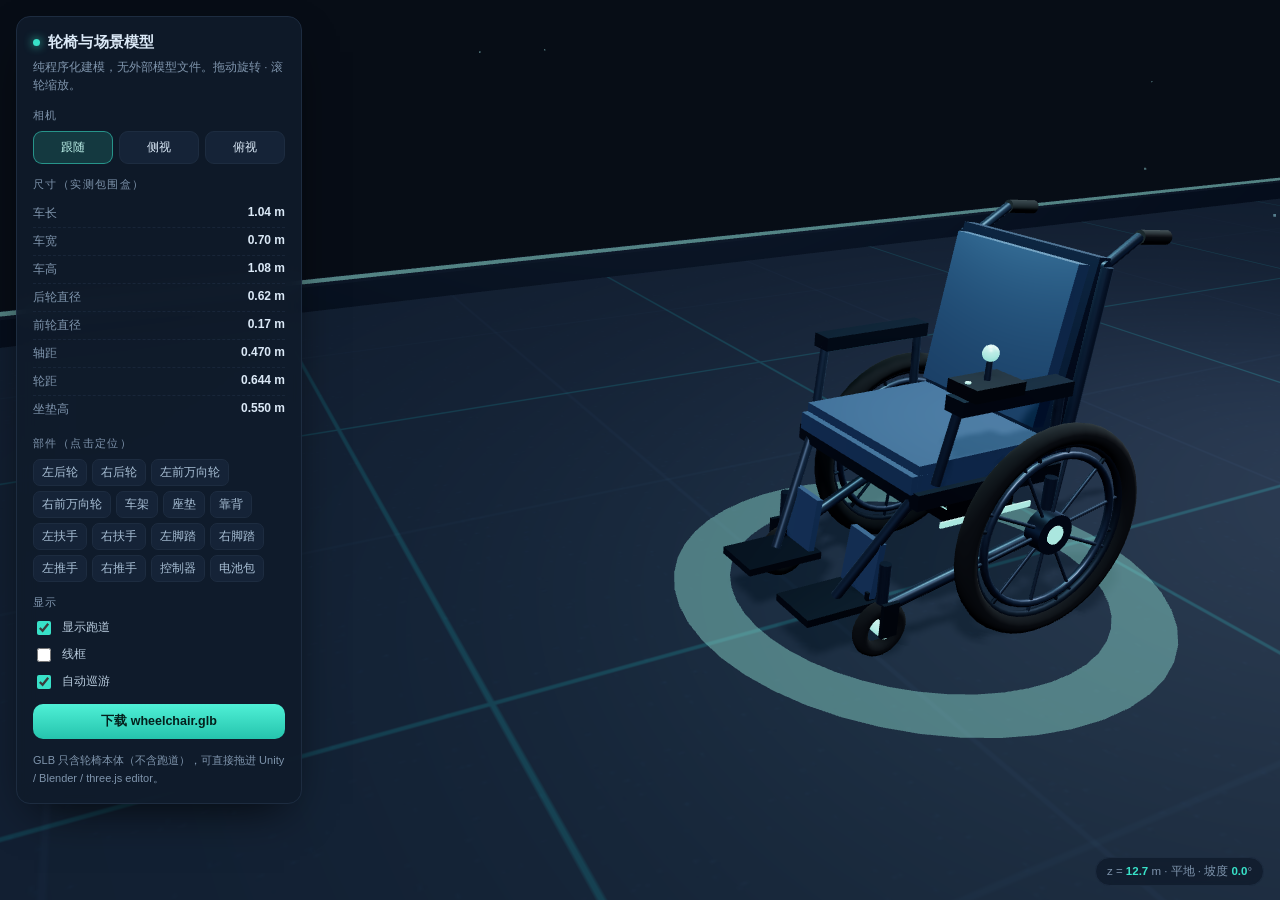
<file: host-app/scene-model/viewer.html>
<!DOCTYPE html>
<html lang="zh-CN">
<head>
<meta charset="utf-8">
<meta name="viewport" content="width=device-width,initial-scale=1">
<title>Brainchair · 轮椅与场景模型查看器</title>
<script type="importmap">
{ "imports": { "three": "./vendor/three.module.js" } }
</script>
<style>
  :root{
    --accent:#38e1c8; --bg:#070d16; --panel:#101b2b; --line:#1d2c40;
    --text:#dbe9f7; --muted:#7f95ad;
  }
  *{box-sizing:border-box}
  html,body{height:100%;margin:0}
  body{
    background:var(--bg); color:var(--text); overflow:hidden;
    font-family:"Segoe UI","Microsoft YaHei","PingFang SC",sans-serif;
    font-size:13px;
  }
  #stage{position:fixed;inset:0}
  canvas{display:block;width:100%;height:100%}

  .panel{
    position:fixed;top:16px;left:16px;width:286px;max-height:calc(100% - 32px);
    display:flex;flex-direction:column;gap:12px;
    padding:16px;border-radius:14px;
    background:rgba(16,27,43,.9); border:1px solid var(--line);
    backdrop-filter:blur(10px);
    box-shadow:0 18px 46px -18px rgba(0,0,0,.85);
    overflow:auto;
  }
  .panel h1{
    margin:0;font-size:15px;font-weight:650;letter-spacing:.2px;
    display:flex;align-items:center;gap:8px;
  }
  .dot{width:7px;height:7px;border-radius:50%;background:var(--accent);box-shadow:0 0 10px var(--accent)}
  .sub{margin:-6px 0 0;color:var(--muted);font-size:11.5px;line-height:1.6}

  .group-title{
    font-size:10.5px;letter-spacing:1.4px;text-transform:uppercase;
    color:var(--muted);margin:2px 0 -4px;
  }

  .seg{display:flex;gap:6px;flex-wrap:wrap}
  .seg button{
    flex:1 1 auto;min-width:62px;
    padding:7px 6px;border-radius:9px;cursor:pointer;
    font:inherit;font-size:12px;color:var(--text);
    background:#152337;border:1px solid var(--line);
    transition:.15s;
  }
  .seg button:hover{background:#1b2c44}
  .seg button.on{background:rgba(56,225,200,.16);border-color:rgba(56,225,200,.55);color:#bff5ec}

  .rows{display:flex;flex-direction:column;gap:0}
  .row{
    display:flex;justify-content:space-between;gap:10px;padding:5px 0;
    border-bottom:1px dashed rgba(29,44,64,.7);font-size:12px;
  }
  .row:last-child{border-bottom:0}
  .row span{color:var(--muted)}
  .row b{font-weight:600;font-variant-numeric:tabular-nums}

  .parts{display:flex;flex-wrap:wrap;gap:5px}
  .parts button{
    padding:5px 8px;border-radius:7px;cursor:pointer;font:inherit;font-size:11.5px;
    background:#152337;border:1px solid var(--line);color:#a9c0d6;transition:.15s;
  }
  .parts button:hover{border-color:rgba(56,225,200,.5);color:#bff5ec}

  .toggles{display:flex;flex-direction:column;gap:7px}
  label.chk{display:flex;align-items:center;gap:8px;cursor:pointer;font-size:12px;color:#b7cadc}
  input[type=checkbox]{accent-color:var(--accent);width:14px;height:14px}

  .dl{
    display:block;text-align:center;text-decoration:none;
    padding:9px;border-radius:10px;font-size:12.5px;
    color:#04201c;background:linear-gradient(180deg,#4ff0d6,#25c4ad);
    font-weight:650;
  }
  .dl:hover{filter:brightness(1.07)}

  .hint{color:var(--muted);font-size:11px;line-height:1.65;margin:0}

  .badge{
    position:fixed;right:16px;bottom:14px;
    color:var(--muted);font-size:11.5px;
    background:rgba(16,27,43,.8);border:1px solid var(--line);
    padding:6px 11px;border-radius:999px;backdrop-filter:blur(8px);
  }
  .badge b{color:var(--accent);font-variant-numeric:tabular-nums}
</style>
</head>
<body>

<div id="stage"><canvas id="gl"></canvas></div>

<aside class="panel">
  <h1><i class="dot"></i>轮椅与场景模型</h1>
  <p class="sub">纯程序化建模，无外部模型文件。拖动旋转 · 滚轮缩放。</p>

  <div class="group-title">相机</div>
  <div class="seg" id="camSeg">
    <button data-cam="follow" class="on">跟随</button>
    <button data-cam="side">侧视</button>
    <button data-cam="top">俯视</button>
  </div>

  <div class="group-title">尺寸（实测包围盒）</div>
  <div class="rows" id="dimRows"></div>

  <div class="group-title">部件（点击定位）</div>
  <div class="parts" id="partList"></div>

  <div class="group-title">显示</div>
  <div class="toggles">
    <label class="chk"><input type="checkbox" id="ckTrack" checked> 显示跑道</label>
    <label class="chk"><input type="checkbox" id="ckWire"> 线框</label>
    <label class="chk"><input type="checkbox" id="ckDrive" checked> 自动巡游</label>
  </div>

  <a class="dl" href="./wheelchair.glb" download>下载 wheelchair.glb</a>
  <p class="hint">GLB 只含轮椅本体（不含跑道），可直接拖进 Unity / Blender / three.js editor。</p>
</aside>

<div class="badge" id="badge">—</div>

<script type="module" src="./viewer.js"></script>
</body>
</html>
</file>
